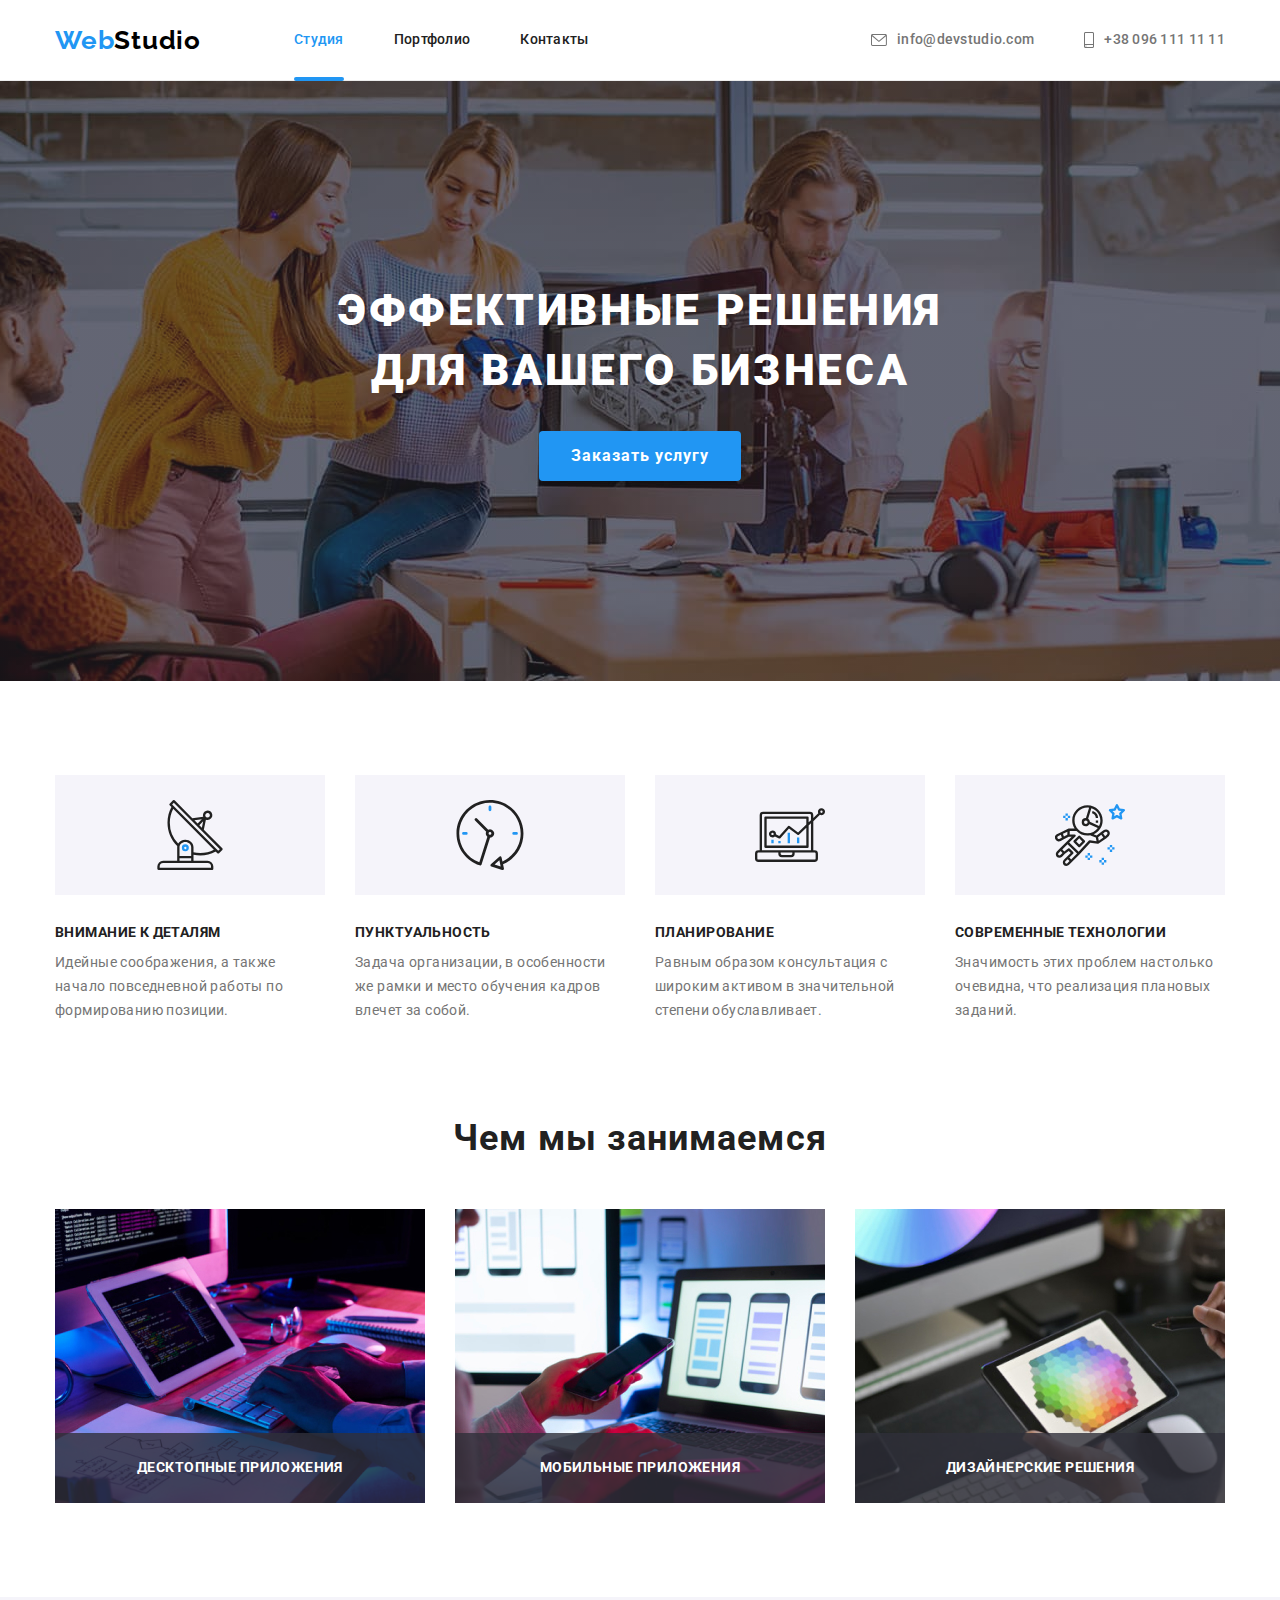
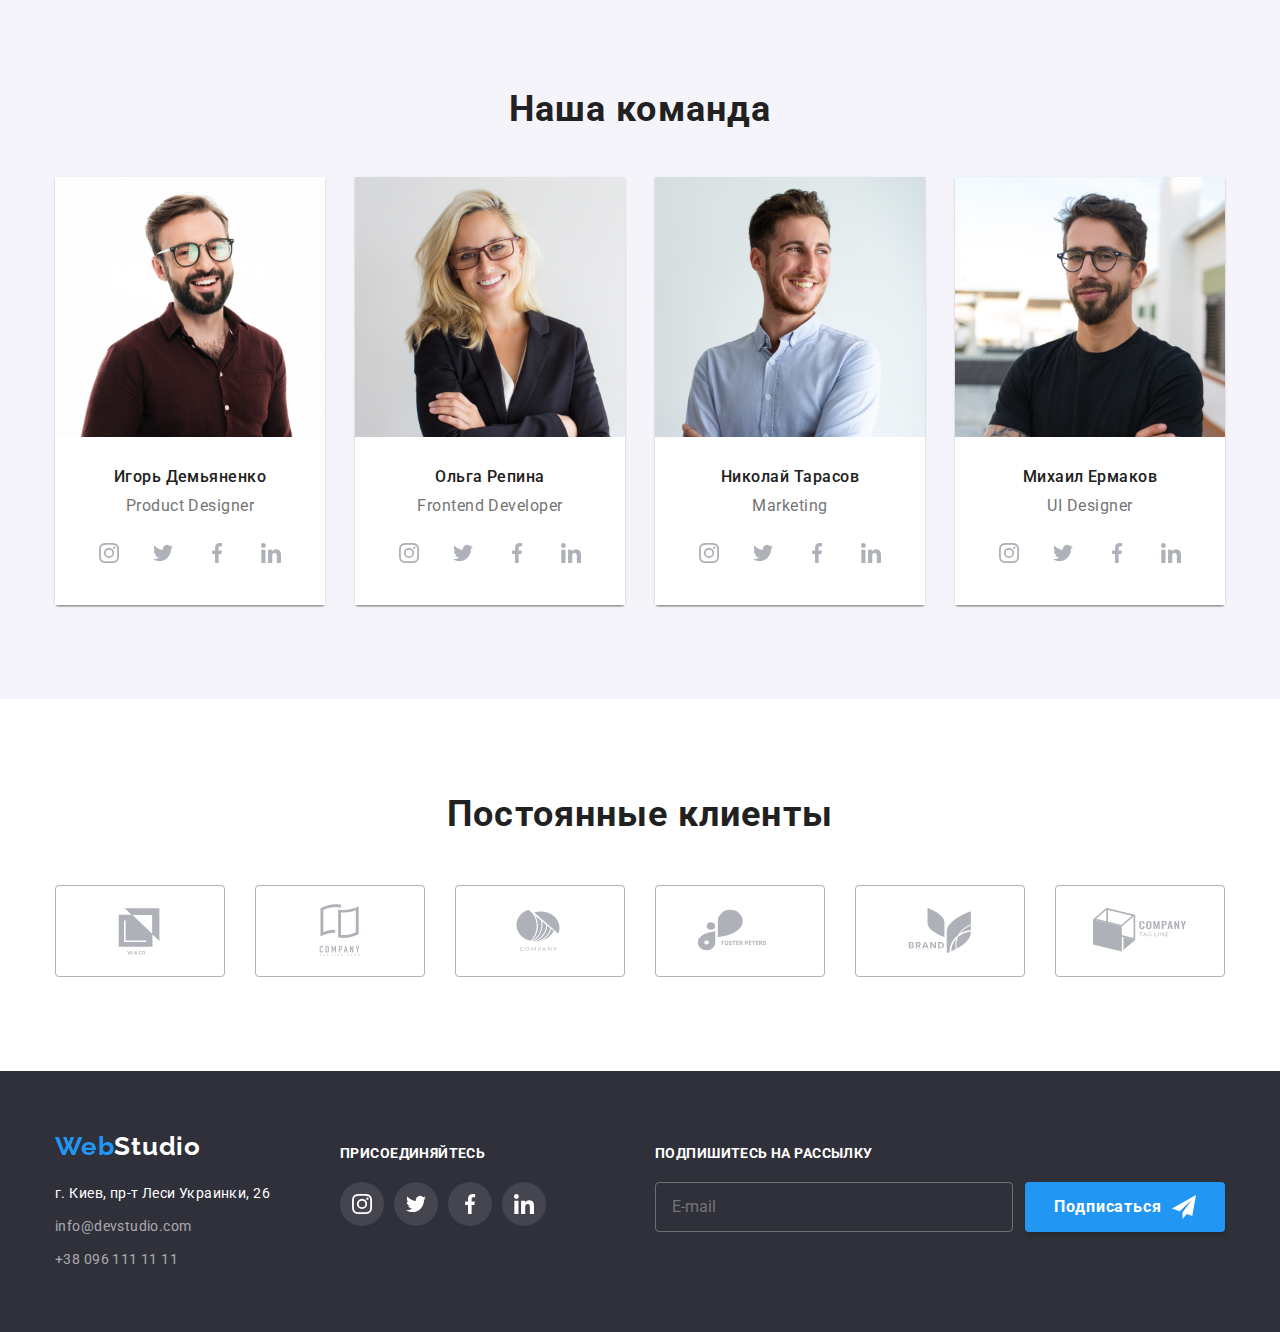
<file: index.html>
<!DOCTYPE html>
<html lang="ru">

<head>
    <meta charset="UTF-8">
    <meta http-equiv="X-UA-Compatible" content="IE=edge">
    <meta name="viewport" content="width=device-width, initial-scale=1.0">
    <title>Main</title>
    <link rel="preconnect" href="https://fonts.googleapis.com">
    <link rel="preconnect" href="https://fonts.gstatic.com" crossorigin>
    <link
        href="https://fonts.googleapis.com/css2?family=Raleway:wght@700&family=Roboto:wght@400;500;700;900&display=swap"
        rel="stylesheet">
    <link rel="stylesheet"
        href="https://cdnjs.cloudflare.com/ajax/libs/modern-normalize/1.1.0/modern-normalize.min.css">
    <link rel="stylesheet" href="./css/styles.css">
</head>

<body data-body>

    <!--Хедер-->
    <header class="header">
        <div class="container header-container">

            <a href="./index.html" class="logo" lang="en">Web<span class="studio-header">Studio</span></a>

            <nav class="main-nav">
                <ul class="nav-site">
                    <li class="nav-item">
                        <a class="nav-link current" href="">Студия</a>
                    </li>
                    <li class="nav-item">
                        <a class="nav-link" href="./portfolio.html">Портфолио</a>
                    </li>
                    <li class="nav-item">
                        <a class="nav-link" href="">Контакты</a>
                    </li>
                </ul>
            </nav>

            <!--Контакти-->

            <ul class="nav-contacts">
                <li class="nav-item"><a class="header-contacts" href="emailto:info@devstudio.com">
                        <svg class="nav-icon" width="16" height="12">
                            <use href="./images/icons.svg#envelope"></use>
                        </svg>info@devstudio.com</a>
                </li>
                <li class="nav-item"><a class="header-contacts" href="tel:+380961111111">
                        <svg class="nav-icon" width="10" height="16">
                            <use href="./images/icons.svg#smartphone"></use>
                        </svg>+38 096 111 11 11</a>
                </li>
            </ul>

        </div>

    </header>

    <main>

        <!--Герой-->
        <section class="section-hero img-overlay">
            <div class="container">
                <h1 class="hero-title">Эффективные решения для вашего бизнеса</h1>
                <button type="button" class="button-hero" data-modal-open>Заказать услугу</button>
            </div>
        </section>

        <!--Особливості-->
        <section class="section-features">
            <div class="container features-container">

                <h2 class="visually-hidden">Особенности</h2>
                <ul class="site-features card-set">

                    <li class="features-item card-set-item">
                        <div class="features-icon">
                            <svg width="70" height="70">
                                <use href="./images/icons.svg#antenna"></use>
                            </svg>
                        </div>
                        <h3 class="title-feutures">Внимание к деталям</h3>
                        <p class="text-feutures">Идейные соображения, а также начало повседневной работы по формированию
                            позиции.</p>

                    </li>

                    <li class="features-item card-set-item">
                        <div class="features-icon">
                            <svg width="70" height="70">
                                <use href="./images/icons.svg#clock"></use>
                            </svg>
                        </div>
                        <h3 class="title-feutures">Пунктуальность</h3>
                        <p class="text-feutures">Задача организации, в особенности же рамки и место обучения кадров
                            влечет
                            за собой.
                        </p>
                    </li>

                    <li class="features-item card-set-item">
                        <div class="features-icon">
                            <svg width="70" height="70">
                                <use href="./images/icons.svg#diagram"></use>
                            </svg>
                        </div>
                        <h3 class="title-feutures">Планирование</h3>
                        <p class="text-feutures">Равным образом консультация с широким активом в значительной степени
                            обуславливает.
                        </p>
                    </li>

                    <li class="features-item card-set-item">
                        <div class="features-icon">
                            <svg width="70" height="70">
                                <use href="./images/icons.svg#astronaut"></use>
                            </svg>
                        </div>
                        <h3 class="title-feutures">Современные технологии</h3>
                        <p class="text-feutures">Значимость этих проблем настолько очевидна, что реализация плановых
                            заданий.</p>
                    </li>

                </ul>

            </div>
        </section>

        <!--Чим ми займаємось-->
        <section class="section-what">
            <div class="container what-container">
                <h2 class="title-what">Чем мы занимаемся</h2>
                <ul class="site-what card-set">
                    <li class="what-item card-set-item">
                        <div class="what-img">
                            <img src="./images/what-we-do/desktop.jpg" alt="компютер" width="370" height="294">
                            <div class="what-img-title">Десктопные приложения</div>
                        </div>
                    </li>
                    <li class="what-item card-set-item">
                        <div class="what-img">
                            <img src="./images/what-we-do/phone.jpg" alt="телефон" width="370" height="294">
                            <div class="what-img-title">Мобильные приложения</div>
                        </div>
                    </li>
                    <li class="what-item card-set-item">
                        <div class="what-img">
                            <img src="./images/what-we-do/tab.jpg" alt="планшет" width="370" height="294">
                            <div class="what-img-title">Дизайнерские решения</div>
                        </div>
                    </li>
                </ul>
            </div>
        </section>

        <!--Команда-->
        <section class="section-team">
            <div class="container container-team">

                <h2 class="title-team">Наша команда</h2>
                <ul class="site-team card-set">
                    <li class="team-item card-set-item"><img src="./images/team/photo1.jpg" alt="Игорь Демьяненко"
                            width="270" height="260">
                        <div class="team-name">
                            <h3 class="title-team-name">Игорь Демьяненко</h3>
                            <p lang="en" class="text-team">Product Designer</p>
                            <ul class="site-social-team">
                                <li class="social-item-team"><a class="social-team-link" href="" target="_blank"
                                        rel="noopener noreferrer" aria-label="instagram">
                                        <svg class="social-team-icon" width="20" height="20">
                                            <use href="./images/icons.svg#instagram"></use>
                                        </svg>
                                    </a>
                                </li>
                                <li class="social-item-team"><a class="social-team-link" href="" target="_blank"
                                        rel="noopener noreferrer" aria-label="twitter">
                                        <svg class="social-team-icon" width="20" height="20">
                                            <use href="./images/icons.svg#twitter"></use>
                                        </svg>
                                    </a>
                                </li>
                                <li class="social-item-team"><a class="social-team-link" href="" target="_blank"
                                        rel="noopener noreferrer" aria-label="facebook">
                                        <svg class="social-team-icon" width="20" height="20">
                                            <use href="./images/icons.svg#facebook"></use>
                                        </svg>
                                    </a>
                                </li>
                                <li class="social-item-team"><a class="social-team-link" href="" target="_blank"
                                        rel="noopener noreferrer" aria-label="linkedin">
                                        <svg class="social-team-icon" width="20" height="20">
                                            <use href="./images/icons.svg#linkedin"></use>
                                        </svg>
                                    </a>
                                </li>
                            </ul>
                        </div>
                    </li>
                    <li class="team-item card-set-item"><img src="./images/team/photo2.jpg" alt="Ольга Репина"
                            width="270" height="260">
                        <div class="team-name">
                            <h3 class="title-team-name">Ольга Репина</h3>
                            <p lang="en" class="text-team">Frontend Developer</p>
                            <ul class="site-social-team">
                                <li class="social-item-team"><a class="social-team-link" href="" target="_blank"
                                        rel="noopener noreferrer" aria-label="instagram">
                                        <svg class="social-team-icon" width="20" height="20">
                                            <use href="./images/icons.svg#instagram"></use>
                                        </svg>
                                    </a>
                                </li>
                                <li class="social-item-team"><a class="social-team-link" href="" target="_blank"
                                        rel="noopener noreferrer" aria-label="twitter">
                                        <svg class="social-team-icon" width="20" height="20">
                                            <use href="./images/icons.svg#twitter"></use>
                                        </svg>
                                    </a>
                                </li>
                                <li class="social-item-team"><a class="social-team-link" href="" target="_blank"
                                        rel="noopener noreferrer" aria-label="facebook">
                                        <svg class="social-team-icon" width="20" height="20">
                                            <use href="./images/icons.svg#facebook"></use>
                                        </svg>
                                    </a>
                                </li>
                                <li class="social-item-team"><a class="social-team-link" href="" target="_blank"
                                        rel="noopener noreferrer" aria-label="linkedin">
                                        <svg class="social-team-icon" width="20" height="20">
                                            <use href="./images/icons.svg#linkedin"></use>
                                        </svg>
                                    </a>
                                </li>
                            </ul>
                        </div>
                    </li>
                    <li class="team-item card-set-item"><img src="./images/team/photo3.jpg" alt="Николай Тарасов"
                            width="270" height="260">
                        <div class="team-name">
                            <h3 class="title-team-name">Николай Тарасов</h3>
                            <p lang="en" class="text-team">Marketing</p>
                            <ul class="site-social-team">
                                <li class="social-item-team"><a class="social-team-link" href="" target="_blank"
                                        rel="noopener noreferrer" aria-label="instagram">
                                        <svg class="social-team-icon" width="20" height="20">
                                            <use href="./images/icons.svg#instagram"></use>
                                        </svg>
                                    </a>
                                </li>
                                <li class="social-item-team"><a class="social-team-link" href="" target="_blank"
                                        rel="noopener noreferrer" aria-label="twitter">
                                        <svg class="social-team-icon" width="20" height="20">
                                            <use href="./images/icons.svg#twitter"></use>
                                        </svg>
                                    </a>
                                </li>
                                <li class="social-item-team"><a class="social-team-link" href="" target="_blank"
                                        rel="noopener noreferrer" aria-label="facebook">
                                        <svg class="social-team-icon" width="20" height="20">
                                            <use href="./images/icons.svg#facebook"></use>
                                        </svg>
                                    </a>
                                </li>
                                <li class="social-item-team"><a class="social-team-link" href="" target="_blank"
                                        rel="noopener noreferrer" aria-label="linkedin">
                                        <svg class="social-team-icon" width="20" height="20">
                                            <use href="./images/icons.svg#linkedin"></use>
                                        </svg>
                                    </a>
                                </li>
                            </ul>
                        </div>
                    </li>
                    <li class="team-item card-set-item"><img src="./images/team/photo4.jpg" alt="Михаил Ермаков"
                            width="270" height="260">
                        <div class="team-name">
                            <h3 class="title-team-name">Михаил Ермаков</h3>
                            <p lang="en" class="text-team">UI Designer</p>
                            <ul class="site-social-team">
                                <li class="social-item-team"><a class="social-team-link" href="" target="_blank"
                                        rel="noopener noreferrer" aria-label="instagram">
                                        <svg class="social-team-icon" width="20" height="20">
                                            <use href="./images/icons.svg#instagram"></use>
                                        </svg>
                                    </a>
                                </li>
                                <li class="social-item-team"><a class="social-team-link" href="" target="_blank"
                                        rel="noopener noreferrer" aria-label="twitter">
                                        <svg class="social-team-icon" width="20" height="20">
                                            <use href="./images/icons.svg#twitter"></use>
                                        </svg>
                                    </a>
                                </li>
                                <li class="social-item-team"><a class="social-team-link" href="" target="_blank"
                                        rel="noopener noreferrer" aria-label="facebook">
                                        <svg class="social-team-icon" width="20" height="20">
                                            <use href="./images/icons.svg#facebook"></use>
                                        </svg>
                                    </a>
                                </li>
                                <li class="social-item-team"><a class="social-team-link" href="" target="_blank"
                                        rel="noopener noreferrer" aria-label="linkedin">
                                        <svg class="social-team-icon" width="20" height="20">
                                            <use href="./images/icons.svg#linkedin"></use>
                                        </svg>
                                    </a>
                                </li>
                            </ul>
                        </div>
                    </li>
                </ul>
            </div>

        </section>

        <!-- Постійні клієнти -->
        <section class="section-regular">

            <div class="container">

                <h2 class="title-regular">Постоянные клиенты</h2>
                <ul class="site-regular card-set">
                    <li class="regular-item card-set-item"><a class="regular-link" href="" target="_blank"
                            rel="noopener noreferrer" aria-label="logo-1">
                            <svg class="regular-icon" width="106" height="60">
                                <use href="./images/icons.svg#logo-1"></use>
                            </svg>
                        </a>
                    </li>
                    <li class="regular-item card-set-item"><a class="regular-link" href="" target="_blank"
                            rel="noopener noreferrer" aria-label="logo-2">
                            <svg class="regular-icon" width="106" height="60">
                                <use href="./images/icons.svg#logo-2"></use>
                            </svg>
                        </a>
                    </li>
                    <li class="regular-item card-set-item"><a class="regular-link" href="" target="_blank"
                            rel="noopener noreferrer" aria-label="logo-3">
                            <svg class="regular-icon" width="106" height="60">
                                <use href="./images/icons.svg#logo-3"></use>
                            </svg>
                        </a>
                    </li>
                    <li class="regular-item card-set-item"><a class="regular-link" href="" target="_blank"
                            rel="noopener noreferrer" aria-label="logo-4">
                            <svg class="regular-icon" width="106" height="60">
                                <use href="./images/icons.svg#logo-4"></use>
                            </svg>
                        </a>
                    </li>
                    <li class="regular-item card-set-item"><a class="regular-link" href="" target="_blank"
                            rel="noopener noreferrer" aria-label="logo-5">
                            <svg class="regular-icon" width="106" height="60">
                                <use href="./images/icons.svg#logo-5"></use>
                            </svg>
                        </a>
                    </li>
                    <li class="regular-item card-set-item"><a class="regular-link" href="" target="_blank"
                            rel="noopener noreferrer" aria-label="logo-6">
                            <svg class="regular-icon" width="106" height="60">
                                <use href="./images/icons.svg#logo-6"></use>
                            </svg>
                        </a>
                    </li>

                </ul>
            </div>

        </section>
    </main>

    <!--Підвал-->
    <footer class="footer">
        <div class="container footer-container">
            <div class="logo-adress">
                <a href="./index.html" class="logo" lang="en">Web<span class="logo-footer">Studio</span></a>

                <address>

                    <ul class="site-adress">
                        <li class="adress">г. Киев, пр-т Леси Украинки, 26</li>
                        <li class="footer-cnt-item"><a class="footer-contacts"
                                href="emailto:info@devstudio.com">info@devstudio.com</a></li>
                        <li><a class="footer-contacts" href="tel:+380961111111">+38 096 111 11 11</a></li>
                    </ul>

                </address>
            </div>

            <div class="social">

                <h3 class="join">присоединяйтесь</h3>

                <ul class="site-social">
                    <li class="social-item"><a class="social-media-link" href="" target="_blank"
                            rel="noopener noreferrer" aria-label="instagram">
                            <svg class="social-media-icon" width="20" height="20">
                                <use href="./images/icons.svg#instagram"></use>
                            </svg>
                        </a>
                    </li>
                    <li class="social-item"><a class="social-media-link" href="" target="_blank"
                            rel="noopener noreferrer" aria-label="twitter">
                            <svg class="social-media-icon" width="20" height="20">
                                <use href="./images/icons.svg#twitter"></use>
                            </svg>
                        </a>
                    </li>
                    <li class="social-item"><a class="social-media-link" href="" target="_blank"
                            rel="noopener noreferrer" aria-label="facebook">
                            <svg class="social-media-icon" width="20" height="20">
                                <use href="./images/icons.svg#facebook"></use>
                            </svg>
                        </a>
                    </li>
                    <li class="social-item"><a class="social-media-link" href="" target="_blank"
                            rel="noopener noreferrer" aria-label="linkedin">
                            <svg class="social-media-icon" width="20" height="20">
                                <use href="./images/icons.svg#linkedin"></use>
                            </svg>
                        </a>
                    </li>
                </ul>
            </div>

            <div class="subscribe">

                <h3 class="footer-subsribe">Подпишитесь на рассылку</h3>

                <form name="form-email" class="footer-form-subscribe">

                    <label class="label-email-footer">
                        <input class="input-email-footer" type="email" name="email" placeholder="E-mail" required>
                    </label>

                    <button type="submit" class="send-footer-button">

                        <span class="subscribe-text">Подписаться</span>
                        <svg class="send-footer-icon" width="24" height="24">
                            <use href="./images/icons.svg#icon-send"></use>
                        </svg>

                    </button>
                </form>

            </div>
        </div>

    </footer>

    <!-- Модальне вікно -->
    <div class="backdrop is-hidden" data-modal>
        <div class="modal">
            <button class="close-modal-btn" type="button" data-modal-close>
                <svg class="close-modal-icon" width="18" height="18">
                    <use href="./images/icons.svg#icon-close"></use>
                </svg>
            </button>

            <form class="modal-form" name="modal-form">

                <p class="text-details">Оставьте свои данные, мы вам перезвоним</p>
                <ul class="modal-form-site">
                    <li class="modal-fofm-item">
                        <span class="modal-text">Имя</span>
                        <label class="modal-details">
                            <input class="modal-input" type="text" name="user-name" required>
                            <svg class="modal-name-icon" width="18" height="18">
                                <use href="./images/icons.svg#person"></use>
                            </svg>
                        </label>
                    </li>

                    <li class="modal-fofm-item">
                        <span class="modal-text">Телефон</span>
                        <label class="modal-details">
                            <input class="modal-input" type="tel" name="tel" required>
                            <svg class="modal-name-icon" width="18" height="18">
                                <use href="./images/icons.svg#phone"></use>
                            </svg>
                        </label>
                    </li>

                    <li class="modal-fofm-item">
                        <span class="modal-text">Почта</span>
                        <label class="modal-details">
                            <input class="modal-input" type="email" name="email" required>
                            <svg class="modal-name-icon" width="18" height="18">
                                <use href="./images/icons.svg#email"></use>
                            </svg>
                        </label>
                    </li>

                    <li class="modal-fofm-item">
                        <span class="modal-text">Комментарий</span>
                        <label class="modal-details">
                            <textarea class="modal-textarea" name="textarea" cols="30" rows="10"
                                placeholder="Введите текст"></textarea>
                        </label>
                    </li>
                </ul>


                <label class="terms-modal">

                    <input class="visually-hidden modal-checkbox-input" type="checkbox" name="modal-checkbox" checked>
                    <span class="modal-checkbox-custom">
                        <svg class="modal-checkbox-icon" width="11" height="8">
                            <use href="./images/icons.svg#icon-check"></use>
                        </svg>
                    </span>

                    <span class="modal-agreement">Соглашаюсь с рассылкой и принимаю <a class="modal-text-terms">Условия
                            договора</a>
                    </span>
                </label>

                <button class="button-send-modal" type="submit">Отправить</button>

            </form>

        </div>
    </div>

    <script src="./js/modal.js"></script>
</body>

</html>
</file>
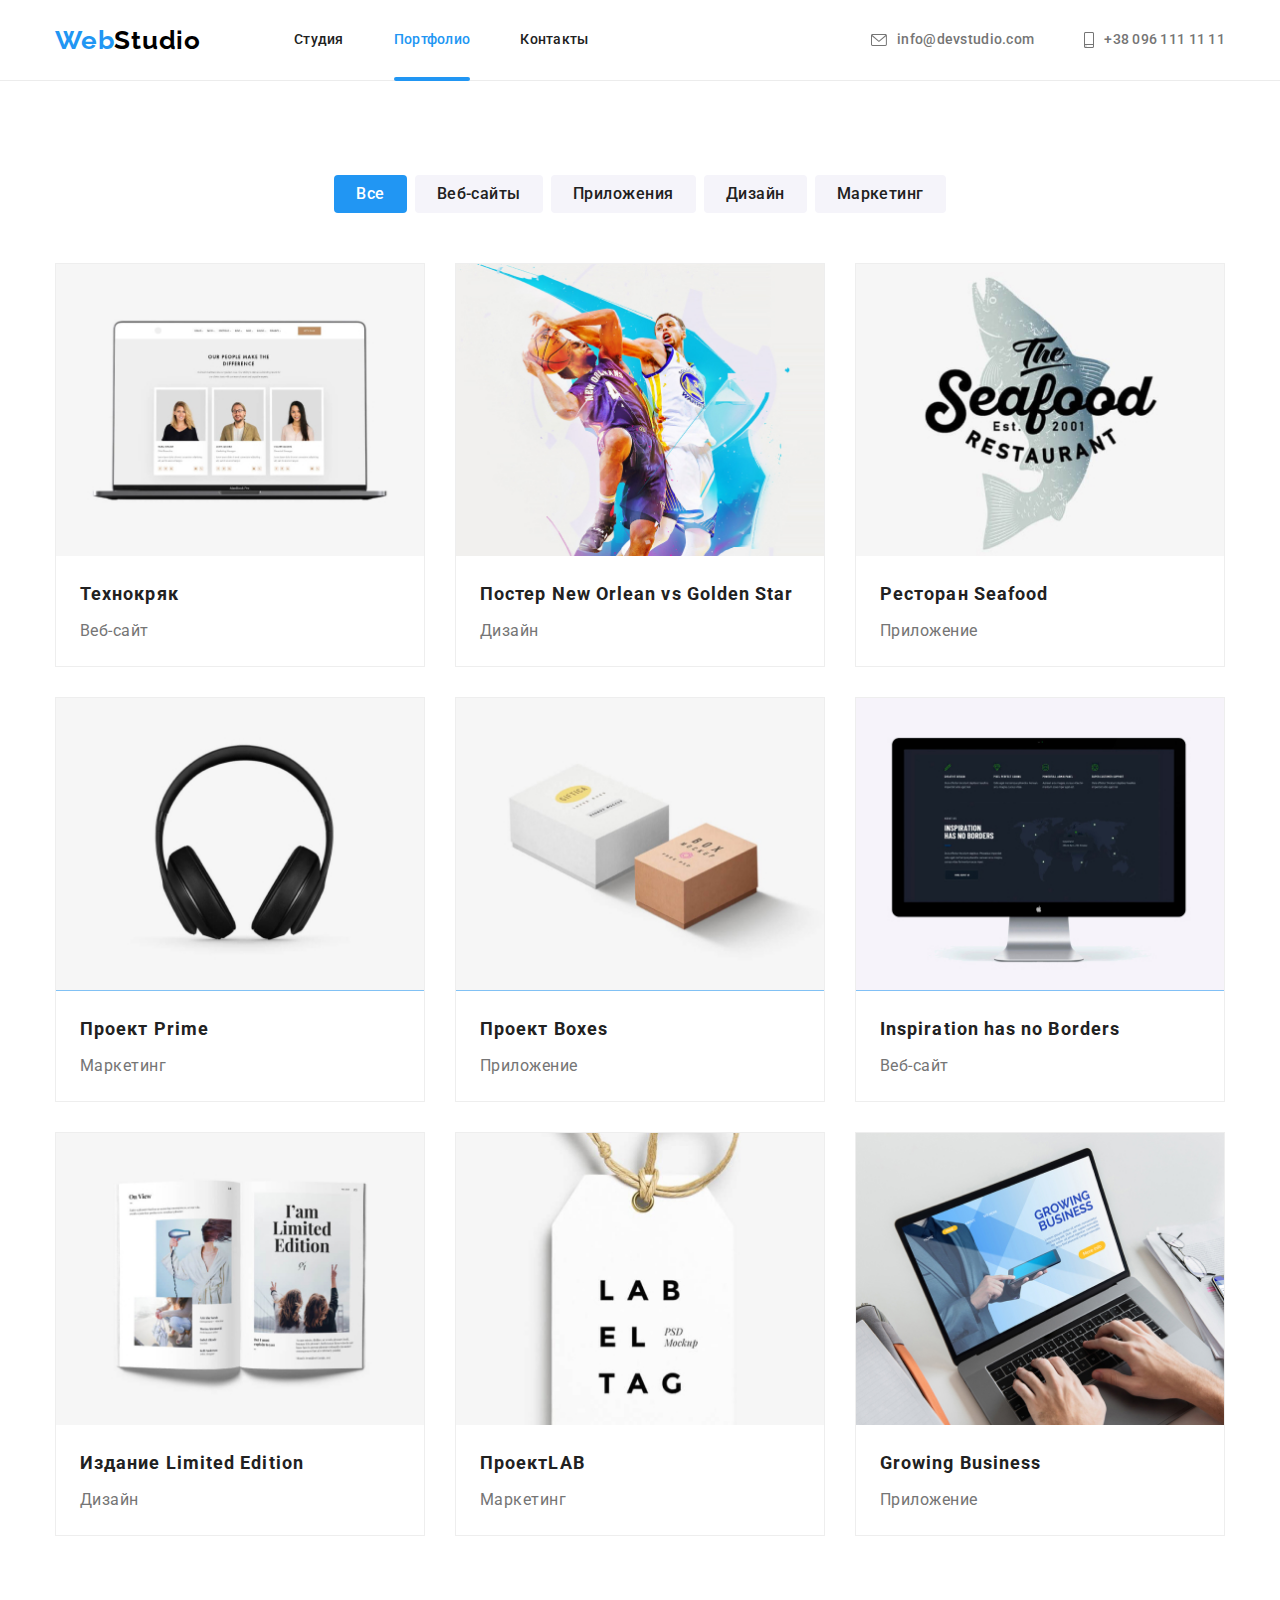
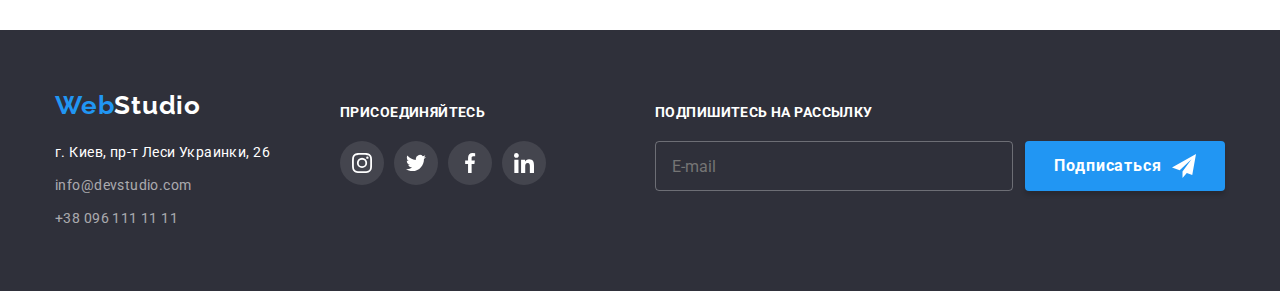
<file: portfolio.html>
<!DOCTYPE html>
<html lang="ru">

<head>
    <meta charset="UTF-8">
    <meta http-equiv="X-UA-Compatible" content="IE=edge">
    <meta name="viewport" content="width=device-width, initial-scale=1.0">
    <title>Portfolio</title>
    <link rel="preconnect" href="https://fonts.googleapis.com">
    <link rel="preconnect" href="https://fonts.gstatic.com" crossorigin>
    <link
        href="https://fonts.googleapis.com/css2?family=Raleway:wght@700&family=Roboto:wght@400;500;700;900&display=swap"
        rel="stylesheet">
    <link rel="stylesheet"
        href="https://cdnjs.cloudflare.com/ajax/libs/modern-normalize/1.1.0/modern-normalize.min.css">
    <link rel="stylesheet" href="./css/styles.css">
</head>

<body>

    <!--Хедер-->
    <header class="header">
        <div class="container header-container">

            <a href="./index.html" class="logo" lang="en">Web<span class="studio-header">Studio</span></a>

            <nav class="main-nav">
                <ul class="nav-site">
                    <li class="nav-item"><a href="./index.html" class="nav-link">Студия</a></li>
                    <li class="nav-item"><a href="" class="nav-link current">Портфолио</a></li>
                    <li class="nav-item"><a class="nav-link" href="">Контакты</a></li>
                </ul>
            </nav>

            <!--Контакти-->

            <ul class="nav-contacts">
                <li class="nav-item">
                    <a class="header-contacts" href="emailto:info@devstudio.com">
                        <svg class="nav-icon" width="16" height="12">
                            <use href="./images/icons.svg#envelope"></use>
                        </svg>info@devstudio.com
                    </a>
                </li>
                <li class="nav-item"><a class="header-contacts" href="tel:+380961111111">
                        <svg class="nav-icon" width="10" height="16">
                            <use href="./images/icons.svg#smartphone"></use>
                        </svg>+38 096 111 11 11</a>
                </li>
            </ul>

        </div>

    </header>

    <main>

        <section class="section-portfolio">
            <div class="container container-portfolio">

                <!--Кнопки-->
                <h1 class="visually-hidden">Портфолио</h1>

                <ul class="buttons">
                    <li class="btn-portf-item"><button type="button"
                            class="button-portfolio current-button">Все</button>
                    </li>
                    <li class="btn-portf-item"><button type="button" class="button-portfolio">Веб-сайты</button>
                    </li>
                    <li class="btn-portf-item"><button type="button" class="button-portfolio">Приложения</button></li>
                    <li class="btn-portf-item"><button type="button" class="button-portfolio">Дизайн</button>
                    </li>
                    <li class="btn-portf-item"><button type="button" class="button-portfolio">Маркетинг</button>
                    </li>
                </ul>

                <!-- Зображення -->
                <ul class="card-set">
                    <li class="item-portfolio card-set-item">

                        <a class="link-portfolio" href="">
                            <div class="portfolio-img">
                                <img src="images/portfolio-img/technokriak.jpg" alt="Технокряк" width="370"
                                    height="294">

                                <div class="portfolio-overlay">
                                    <p class="portfolio-overlay-text">Ресурс предлагает комплексные предложения с разным
                                        уровнем
                                        функционала и сервисов. Все это позволит посетителю получить
                                        исчерпывающие сведения о компании или частном лице.</p>
                                </div>
                            </div>

                            <div class="site-name">
                                <h2 class="title-portfolio">Технокряк</h2>
                                <p class="text-portfolio">Веб-сайт</p>
                            </div>
                        </a>

                    </li>
                    <li class="item-portfolio card-set-item">

                        <a class="link-portfolio" href="">
                            <div class="portfolio-img">
                                <img src="images/portfolio-img/basket.jpg" alt="Баскетбол" width="370" height="294">

                                <div class="portfolio-overlay">
                                    <p class="portfolio-overlay-text">Ресурс предлагает комплексные предложения с разным
                                        уровнем
                                        функционала и сервисов. Все это позволит посетителю получить
                                        исчерпывающие сведения о компании или частном лице.</p>
                                </div>
                            </div>

                            <div class="site-name">
                                <h2 class="title-portfolio">Постер <span lang="en">New Orlean vs Golden
                                        Star</span></h2>
                                <p class="text-portfolio">Дизайн</p>
                            </div>
                        </a>
                    <li class="item-portfolio card-set-item">

                        <a class="link-portfolio" href="">
                            <div class="portfolio-img">
                                <img src="images/portfolio-img/seafood.jpg" alt="Ресторан" width="370" height="294">

                                <div class="portfolio-overlay">
                                    <p class="portfolio-overlay-text">Ресурс предлагает комплексные предложения с разным
                                        уровнем
                                        функционала и сервисов. Все это позволит посетителю получить
                                        исчерпывающие сведения о компании или частном лице.</p>
                                </div>
                            </div>

                            <div class="site-name">
                                <h2 class="title-portfolio">Ресторан <span lang="en">Seafood</span></h2>
                                <p class="text-portfolio">Приложение</p>
                            </div>
                        </a>
                    <li class="item-portfolio card-set-item">

                        <a class="link-portfolio" href="">
                            <div class="portfolio-img">
                                <img src="images/portfolio-img/headphone.jpg" alt="Наушники" width="370" height="294">

                                <div class="portfolio-overlay">
                                    <p class="portfolio-overlay-text">Ресурс предлагает комплексные предложения с разным
                                        уровнем
                                        функционала и сервисов. Все это позволит посетителю получить
                                        исчерпывающие сведения о компании или частном лице.</p>
                                </div>
                            </div>

                            <div class="site-name">
                                <h2 class="title-portfolio">Проект <span lang="en">Prime</span></h2>
                                <p class="text-portfolio">Маркетинг</p>
                            </div>
                        </a>
                    </li>
                    <li class="item-portfolio card-set-item">

                        <a class="link-portfolio" href="">
                            <div class="portfolio-img">
                                <img src="images/portfolio-img/boxes.jpg" alt="Коробки" width="370" height="294">

                                <div class="portfolio-overlay">
                                    <p class="portfolio-overlay-text">Ресурс предлагает комплексные предложения с разным
                                        уровнем
                                        функционала и сервисов. Все это позволит посетителю получить
                                        исчерпывающие сведения о компании или частном лице.</p>
                                </div>
                            </div>

                            <div class="site-name">
                                <h2 class="title-portfolio">Проект <span lang="en">Boxes</span></h2>
                                <p class="text-portfolio">Приложение</p>
                            </div>
                        </a>
                    </li>
                    <li class="item-portfolio card-set-item">

                        <a class="link-portfolio" href="">
                            <div class="portfolio-img">
                                <img src="images/portfolio-img/screen.jpg" alt="Монитор" width="370" height="294">

                                <div class="portfolio-overlay">
                                    <p class="portfolio-overlay-text">Ресурс предлагает комплексные предложения с разным
                                        уровнем
                                        функционала и сервисов. Все это позволит посетителю получить
                                        исчерпывающие сведения о компании или частном лице.</p>
                                </div>
                            </div>

                            <div class="site-name">
                                <h2 lang="en" class="title-portfolio">Inspiration has no Borders</h2>
                                <p class="text-portfolio">Веб-сайт</p>
                            </div>
                        </a>
                    <li class="item-portfolio card-set-item">

                        <a class="link-portfolio" href="">
                            <div class="portfolio-img">
                                <img src="images/portfolio-img/book.jpg" alt="Книга" width="370" height="294">
                                <div class="portfolio-overlay">
                                    <p class="portfolio-overlay-text">Ресурс предлагает комплексные предложения с разным
                                        уровнем
                                        функционала и сервисов. Все это позволит посетителю получить
                                        исчерпывающие сведения о компании или частном лице.</p>
                                </div>
                            </div>

                            <div class="site-name">
                                <h2 class="title-portfolio">Издание <span lang="en">Limited Edition</span></h2>
                                <p class="text-portfolio">Дизайн</p>
                            </div>
                        </a>
                    </li>
                    <li class="item-portfolio card-set-item">
                        <a class="link-portfolio" href="">

                            <div class="portfolio-img">
                                <img src="images/portfolio-img/lab-el-tag.jpg" alt="Лейба" width="370" height="294">

                                <div class="portfolio-overlay">
                                    <p class="portfolio-overlay-text">Ресурс предлагает комплексные предложения с разным
                                        уровнем
                                        функционала и сервисов. Все это позволит посетителю получить
                                        исчерпывающие сведения о компании или частном лице.</p>
                                </div>
                            </div>

                            <div class="site-name">
                                <h2 class="title-portfolio">Проект<span lang="en">LAB</span></h2>
                                <p class="text-portfolio">Маркетинг</p>
                            </div>
                        </a>
                    </li>
                    <li class="item-portfolio card-set-item">
                        <a class="link-portfolio" href="">
                            <div class="portfolio-img">
                                <img src="images/portfolio-img/laptop.jpg" alt="Ноутбук" width="370" height="294">
                                <div class="portfolio-overlay">
                                    <p class="portfolio-overlay-text">Ресурс предлагает комплексные предложения с разным
                                        уровнем
                                        функционала и сервисов. Все это позволит посетителю получить
                                        исчерпывающие сведения о компании или частном лице.</p>
                                </div>
                            </div>
                            <div class="site-name">
                                <h2 lang="en" class="title-portfolio">Growing Business</h2>
                                <p class="text-portfolio">Приложение</p>
                            </div>
                        </a>
                    </li>

                </ul>
            </div>

        </section>
    </main>

    <!--Підвал-->
    <footer class="footer">
        <div class="container footer-container">
            <div class="logo-adress">
                <a href="./index.html" class="logo" lang="en">Web<span class="logo-footer">Studio</span></a>

                <address>

                    <ul class="site-adress">
                        <li class="adress">г. Киев, пр-т Леси Украинки, 26</li>
                        <li class="footer-cnt-item"><a class="footer-contacts"
                                href="emailto:info@devstudio.com">info@devstudio.com</a></li>
                        <li><a class="footer-contacts" href="tel:+380961111111">+38 096 111 11 11</a></li>
                    </ul>

                </address>
            </div>

            <div class="social">

                <h3 class="join">присоединяйтесь</h3>

                <ul class="site-social">
                    <li class="social-item"><a class="social-media-link" href="" target="_blank"
                            rel="noopener noreferrer" aria-label="instagram">
                            <svg class="social-media-icon" width="20" height="20">
                                <use href="./images/icons.svg#instagram"></use>
                            </svg>
                        </a>
                    </li>
                    <li class="social-item"><a class="social-media-link" href="" target="_blank"
                            rel="noopener noreferrer" aria-label="twitter">
                            <svg class="social-media-icon" width="20" height="20">
                                <use href="./images/icons.svg#twitter"></use>
                            </svg>
                        </a>
                    </li>
                    <li class="social-item"><a class="social-media-link" href="" target="_blank"
                            rel="noopener noreferrer" aria-label="facebook">
                            <svg class="social-media-icon" width="20" height="20">
                                <use href="./images/icons.svg#facebook"></use>
                            </svg>
                        </a>
                    </li>
                    <li class="social-item"><a class="social-media-link" href="" target="_blank"
                            rel="noopener noreferrer" aria-label="linkedin">
                            <svg class="social-media-icon" width="20" height="20">
                                <use href="./images/icons.svg#linkedin"></use>
                            </svg>
                        </a>
                    </li>
                </ul>
            </div>

            <div class="subscribe">

                <h3 class="footer-subsribe">Подпишитесь на рассылку</h3>

                <form name="" class="footer-form-subscribe">

                    <label class="label-email-footer">
                        <input class="input-email-footer" type="email" name="email" placeholder="E-mail" required>
                    </label>

                    <button type="submit" class="send-footer-button">

                        <span class="subscribe-text">Подписаться</span>
                        <svg class="send-footer-icon" width="24" height="24">
                            <use href="./images/icons.svg#icon-send"></use>
                        </svg>

                    </button>
                </form>

            </div>
        </div>

    </footer>

</body>

</html>
</file>
<file: css/styles.css>
:root {
    /* fonts */
    --main-font: Roboto;
    --secundary-font: Raleway;
    /* colors */
    --rpimary-color: #FFFFFF;
    --first-section-color: #2F303A;
    --second-section-color: #F5F4FA;
    --title-text-color: #212121;
    --accent-color: #2196F3;
    --text-color: #757575;
    --text-studio-color: #000000;
    --accent-second-color: #188CE8;
    --icons-color: #AFB1B8;
    /* other */
    --items: 3;
    --indent: 30px;
    --anim-slow: 300ms ease-in-out;
} 

body {
    background-color: var(--rpimary-color);
    font-family: var(--main-font), sans-serif;
}

/* .no-scroll { 
    overflow: hidden;
/* } */

ul {
    list-style: none;
    padding-left: 0;
}

button {
    border: transparent;
    cursor: pointer;
}

h1,
h2,
h3,
p {
    margin: 0;
}

img {
    display: block;
    max-width: 100%;
    height: auto;
}

.container {
    width: 1200px;
    padding-left: 15px;
    padding-right: 15px;
    margin-left: auto;
    margin-right: auto;
}

.visually-hidden {
    position: absolute;
    width: 1px;
    height: 1px;
    margin: -1px;
    border: 0;
    padding: 0;
    white-space: nowrap;
    clip-path: inset(100%);
    clip: rect(0 0 0 0);
    overflow: hidden;
}

/* сітка з flex-box */

.card-set {
    display: flex;
    flex-wrap: wrap;
    margin: calc(-1 * var(--indent) / 2);
}

.card-set-item {
    margin: calc(var(--indent) / 2);
    flex-basis: calc((100% - (var(--items)) * var(--indent)) / var(--items));
}

/* header */

.header {
    border-bottom: 1px solid #ECECEC;
}
.header-container {
    display: flex;
    align-items: center;
}

.logo {
   color: var(--accent-color);
   text-decoration: none;
   font-family: var(--secundary-font), sans-serif;
   font-weight: 700;
   font-size: 26px;
   line-height: 1.19;
   letter-spacing: 0.03em;
}

.studio-header {
    color: var(--text-studio-color);
}

.nav-site {
    display: flex;
    margin-left: 93px;
    margin-top: 0;
    margin-bottom: 0;
}

.nav-site .nav-item:not(:last-child) {
    margin-right: 50px;
}

.nav-item {
    position: relative;
}

.nav-item .current::after {
    position: absolute;
    content: "";
    left: 0;
    bottom: -1px;

    border-radius: 2px;
    width: 100%;
    height: 4px;
    background-color: var(--accent-color);
}
       
.nav-link {
    display: block;
    padding-top: 32px;
    padding-bottom: 32px;

    color: var(--title-text-color);
    text-decoration: none;
    font-weight: 500;
    font-size: 14px;
    line-height: 1.14;
    letter-spacing: 0.02em;

    transition: color var(--anim-slow);
}

.nav-link:hover,
.nav-link:focus {
    color: var(--accent-color);
}

.nav-site .current {
    color: var(--accent-color);
}

.nav-contacts {
    display: flex;
    margin-left: auto;
    margin-top: 0;
    margin-bottom: 0;
}

.nav-contacts .nav-item:not(:last-child) {
    margin-right: 50px;
}

.header-contacts {
    display: flex;
    align-items: center;
    padding-top: 32px;
    padding-bottom: 32px;

    color: var(--text-color);
    font-weight: 500;
    font-size: 14px;
    line-height: 1.14;
    letter-spacing: 0.02em;
    text-decoration: none;

    transition: color var(--anim-slow);
}

.header-contacts:hover,
.header-contacts:focus {
    color: var(--accent-color);
}

.nav-icon {
    margin-right: 10px;
    fill: currentColor
}

/* main */

/* hero */

.section-hero {
    padding-top: 200px;
    padding-bottom: 200px;
    background-color: var(--first-section-color);
    text-align: center;
}

.hero-title {
    margin-left: 237px;
    margin-right: 237px;
    margin-bottom: 30px;
    color: var(--rpimary-color);
    font-weight: 900;
    font-size: 44px;
    line-height: 1.36;
    text-align: center;
    letter-spacing: 0.06em;
    text-transform: uppercase;
}

.button-hero {
    font-family: inherit;
    color: var(--rpimary-color);
    background-color: var(--accent-color);
    padding: 10px 32px;
    border-radius: 4px;
    font-weight: 700;
    font-size: 16px;
    line-height: 1.88;
    letter-spacing: 0.06em;
    box-shadow: 0px 4px 4px rgba(0, 0, 0, 0.15);

    transition:  background-color var(--anim-slow), box-shadow var(--anim-slow);

}

.button-hero:hover,
.button-hero:focus {
    background-color: var(--accent-second-color);
    box-shadow: 0px 4px 4px rgba(0, 0, 0, 0.15);
}

.img-overlay {
    max-width: 1600px;
    height: 600px;
    background-image: linear-gradient(to right, rgba(47, 48, 58, 0.4), rgba(47, 48, 58, 0.4)), url(../images/img-hero.jpg);
    background-repeat: no-repeat;
    background-size: cover;
    background-position: center;
}

/* features */

.section-features {
padding-top: 94px;
}

.features-item {
    --items: 4;
}

.features-icon {
    display: flex;
    margin-bottom: 30px;
    height: 120px;
    align-items: center;
    justify-content: center;
    background-color: var(--second-section-color);
}

.title-feutures {
    margin-bottom: 10px;
    color: var(--title-text-color);
    font-weight: 700;
    font-size: 14px;
    line-height: 1.14;
    letter-spacing: 0.03em;
    text-transform: uppercase;
}

.text-feutures {
    color: var(--text-color);
    font-size: 14px;
    line-height: 1.71;
    letter-spacing: 0.03em;
}

 /* what-we-do */

.section-what {
    padding-top: 94px;
    padding-bottom: 94px;
}

.title-what {
    margin-bottom: 50px;

    color: var(--title-text-color);
    font-weight: 700;
    font-size: 36px;
    line-height: 1.17;
    text-align: center;
    letter-spacing: 0.03em;      
}

.what-img {
    position: relative;
}

.what-img-title {
    display: flex;
    justify-content: center;
    align-items: center;

    position: absolute;
    bottom: 0;
    width: 100%;
    height: 70px;
    font-weight: 700;
    font-size: 14px;
    line-height: 1.14;
    text-align: center;
    letter-spacing: 0.03em;
    text-transform: uppercase;
    
    color: var(--rpimary-color);
    background-color: rgba(47, 48, 58, 0.8);
}

/* team */

.section-team {
    padding-bottom: 94px;
    background-color: var(--second-section-color);
}

.title-team {
    padding-top: 94px;
    margin-bottom: 50px;

    color: var(--title-text-color);
    font-weight: 700;
    font-size: 36px;
    line-height: 1.17px;
    line-height: 100%;
    text-align: center;
    letter-spacing: 0.03em;      
}

.team-item {
    box-shadow: 0px 1px 3px rgba(0, 0, 0, 0.12), 0px 1px 1px rgba(0, 0, 0, 0.14), 0px 2px 1px rgba(0, 0, 0, 0.2);
    border-radius: 0px 0px 4px 4px;
}

.site-team {
    --items: 4;
}

.team-name {
    background-color: var(--rpimary-color);
    padding-top: 30px;
    padding-bottom: 30px;
} 

.title-team-name {
    margin-bottom: 10px;
    color: var(--title-text-color);
    font-weight: 500;
    font-size: 16px;
    line-height: 1.19;
    text-align: center;
    letter-spacing: 0.03em; 
}

.text-team {
    margin-bottom: 16px;
    
    color: var(--text-color);
    font-size: 16px;
    line-height: 1.19;
    text-align: center;
    letter-spacing: 0.03em;
}  

.site-social-team {
    display: flex;
    justify-content:  center;
}

.social-item-team:not(:last-child) {
    margin-right: 10px;
}

.social-team-link {
    display: flex;
    align-items: center;
    justify-content: center;
    width: 44px;
    height: 44px;
    background-color: var(--rpimary-color);
    border-radius: 50%;

    transition: background-color var(--anim-slow);
}

.social-team-icon {
    fill: var(--icons-color);

    transition: fill var(--anim-slow);
}

.social-team-link:hover,
.social-team-link:focus {
    background-color: var(--accent-color);
}

.social-team-link:hover .social-team-icon,
.social-team-link:focus .social-team-icon  {
    fill: var(--rpimary-color);
}



/* regular */
.section-regular {
    padding-top: 94px;
    padding-bottom: 94px;
    background-color: var(--rpimary-color);
}

.title-regular {
    margin-bottom: 50px;
    color: var(--title-text-color);
    font-weight: 700;
    font-size: 36px;
    line-height: 1.17;
    text-align: center;
    letter-spacing: 0.03em;
}

.site-regular {
    --items: 6;
}

.regular-link {
    display: flex;
    align-items: center;
    justify-content: center;
    height: 92px;
    background-color: var(--rpimary-color);
    border: 1px solid var(--icons-color);
    border-radius: 4px;

    transition: border-color var(--anim-slow);
}

.regular-icon {
    fill: var(--icons-color);

    transition: fill var(--anim-slow);
}

.regular-link:hover,
.regular-link:focus {
    border-color: var(--accent-color);
}

.regular-link:hover .regular-icon,
.regular-link:focus .regular-icon {
    fill: var(--accent-color);
}

/* portfolio */

.section-portfolio {
    padding-top: 94px;
    padding-bottom: 94px;
}

.buttons {
    display: flex;
    margin-top: 0;
    margin-bottom: 50px;
    justify-content: center;
}

.btn-portf-item:not(:last-child) {
    margin-right: 8px;
}

.button-portfolio {
    font-family: inherit;
    color: var(--title-text-color);
    background-color: var(--second-section-color);
    border-radius: 4px;
    padding: 6px 22px;
    font-weight: 500;
    font-size: 16px;
    line-height: 1.62;
    letter-spacing: 0.03em;

    transition: color var(--anim-slow), background-color var(--anim-slow), box-shadow var(--anim-slow);
    
}

.button-portfolio:hover,
.button-portfolio:focus {
    color: var(--rpimary-color); 
    background-color: var(--accent-color);
    box-shadow: 0px 3px 1px rgba(0, 0, 0, 0.1),
            0px 1px 2px rgba(0, 0, 0, 0.08),
            0px 2px 2px rgba(0, 0, 0, 0.12);
}

.buttons .current-button {
    color: var(--rpimary-color);
    background-color: var(--accent-color);
}

.item-portfolio {
    border: 1px solid #EEEEEE;

    transition: box-shadow var(--anim-slow);
}

.item-portfolio:hover,
.item-portfolio:focus {
    box-shadow: 0px 1px 1px rgba(0, 0, 0, 0.12), 
                0px 4px 4px rgba(0, 0, 0, 0.06), 
                1px 4px 6px rgba(0, 0, 0, 0.16);
}

.site-name {
    padding: 20px 24px;
}

.title-portfolio {
    margin-bottom: 4px;
    color: var(--title-text-color);
    font-weight: 700;
    font-size: 18px;
    line-height: 2;
    letter-spacing: 0.06em; 
}

.text-portfolio {
    color: var(--text-color);
    font-size: 16px;
    line-height: 1.88;
    letter-spacing: 0.03em;  
}

.link-portfolio {
    text-decoration: none;
}

.portfolio-img {
    position: relative;
    overflow: hidden;
}

.portfolio-overlay {
    position: absolute;
    width: 100%;
    height: 100%;
    top: 0;
    left: 0;
    padding: 63px 24px;
    background: rgba(33, 150, 243, 0.9);

    transform: translateY(100%);
    transition: transform var(--anim-slow);
}

.item-portfolio:hover .portfolio-overlay {
    transform: translateY(0);
}
        
.portfolio-overlay-text {
    font-weight: 400;
    font-size: 18px;
    line-height: 1.56;
    letter-spacing: 0.03em;
    color: var(--rpimary-color);
}

/* футер */

.site-adress {
    margin-top: 0;
    margin-bottom: 0;
}

.footer-cnt-item {
    margin-bottom: 9px;
}

.footer {
    padding: 60px 0;
    background-color: var(--first-section-color);
}

.logo-footer {
    color: var(--rpimary-color);
}

.adress {
    margin-top: 20px;
    margin-bottom: 9px;

    color: var(--rpimary-color);
    font-style: normal;
    font-weight: 400;
    font-size: 14px;
    line-height: 1.71;
    letter-spacing: 0.03em;
}

.footer-contacts {
    color: rgba(255, 255, 255, 0.6);
    font-style: normal;
    font-weight: 400;
    font-size: 14px;
    line-height: 1.71;
    letter-spacing: 0.03em;
    text-decoration: none;

    transition: color var(--anim-slow);
}

.footer-contacts:hover,
.footer-contacts:focus {
    color: var(--accent-color);
}

.footer-container {
    display: flex;
}

.logo-adress {
    margin-right: 70px;
}

.subscribe {
    margin-left: auto;
}

.join,
.footer-subsribe {
    margin-top: 15px;
    margin-bottom: 20px;
    font-weight: 700;
    font-size: 14px;
    line-height: 1.14;
    letter-spacing: 0.03em;
    text-transform: uppercase;
    color: var(--rpimary-color);
}

.site-social {
    display: flex;
    margin-top: 0;
    margin-bottom: 0;
}

.social-item:not(:last-child) {
    margin-right: 10px;
}

.social-media-link {
    display: flex;
    align-items: center;
    justify-content: center;

    width: 44px;
    height: 44px;
    color: var(--rpimary-color);
    background-color: rgba(255, 255, 255, 0.1);
    border-radius: 50%;

    transition: background-color var(--anim-slow);
}

.social-media-link:hover,
.social-media-link:focus {
    background-color: var(--accent-color);
}

.social-media-icon { 
    fill: currentColor;
}

.footer-form-subscribe {
    display: flex;
}

.input-email-footer {
    color: var(--rpimary-color);
    padding-left: 16px;
    width: 358px;
    height: 50px;
    border: 1px solid rgba(255, 255, 255, 0.3);
    border-radius: 4px;
    background-color: transparent;
    outline: transparent;
}

.send-footer-button {
    display: flex;
    justify-content: center;
    align-items: center;

    margin-left: 12px;
    width: 200px;
    height: 50px;

    font-weight: 700;
    font-size: 16px;
    color: var(--rpimary-color);
    background: var(--accent-color);
    box-shadow: 0px 4px 4px rgba(0, 0, 0, 0.15);
    border-radius: 4px;
    line-height: 1.88;
    letter-spacing: 0.06em;
}

.send-footer-icon {
    fill: var(--rpimary-color);
    margin-left: 10px;
}

/* modal-window */

.backdrop {
    position: fixed;
    top: 0;
    left: 0;
    z-index: 100;
    width: 100%;
    height: 100%;

    background-color: rgba(0, 0, 0, 0.2);

    opacity: 1;
    visibility: visible;
    pointer-events: initial;

    transition: opacity var(--anim-slow), visibility var(--anim-slow);
}

.backdrop.is-hidden {
    opacity: 0;
    visibility: hidden;
    pointer-events: none;
}

.backdrop.is-hidden .modal {
    transform: translate(-50%, -50%) scale(0.9);
}

.modal {
    position: absolute;
    top: 50%;
    left: 50%;
    transform: translate(-50%, -50%) scale(1);
    padding: 40px;
    min-width: 528px;
    min-height: 581px;

    background-color: var(--rpimary-color);
    border-radius: 4px;
    box-shadow: 0px 1px 3px rgba(0, 0, 0, 0.12), 
                0px 1px 1px rgba(0, 0, 0, 0.14), 
                0px 2px 1px rgba(0, 0, 0, 0.2);

    transition: transform var(--anim-slow);
}

.close-modal-btn {
    position: absolute;
    top: 0;
    right: 0;

    border-radius: 50%;
    width: 30px;
    height: 30px;
    border: 1px solid rgba(0, 0, 0, 0.1);
    
    margin-top: 8px;
    margin-right: 8px;
    background-color: var(--rpimary-color);

    display: flex;
    justify-content: center;
    align-items: center;
    cursor: pointer;
}

.close-modal-btn:hover,
.close-modal-btn:focus {
    fill: var(--accent-color);
}

.modal-form {
    display: flex;
    flex-direction: column;
}

.text-details {
    margin-bottom: 12px;

    font-weight: 700;
    font-size: 20px;
    line-height: 1.15;
    text-align: center;
    letter-spacing: 0.03em;
    color: var(--title-text-color);
}

.modal-form-site{
    margin-top: 0;
    margin-bottom: 20px;
}

.modal-fofm-item:not(:last-child) {
    margin-bottom: 10px;
}

.terms-modal {
    margin-bottom: 30px;
}

.button-send-modal {
    display: flex;
    justify-content: center;
    align-items: center;
    margin-left: auto;
    margin-right: auto;

    width: 200px;
    height: 50px;

    font-weight: 700;
    font-size: 16px;
    line-height: 1.88;
    letter-spacing: 0.06em;
    
    color: var(--rpimary-color);
    background-color: var(--accent-color);
    box-shadow: 0px 4px 4px rgba(0, 0, 0, 0.15);
    border-radius: 4px;

    transition: var(--anim-slow);
}

.button-send-modal:hover,
.button-send-modal:focus {
    background-color: var(--accent-second-color);
}

.modal-fofm-item {
    display: flex;
    flex-direction: column;
}

.modal-input {
    padding-left: 42px;

    font: inherit;

    width: 100%;
    height: 40px;
    border: 1px solid rgba(33, 33, 33, 0.2);
    border-radius: 4px;

    background-color: transparent;
    outline: transparent;
}

.modal-input:focus,
.modal-textarea:focus {
    border-color: var(--accent-color);
}

.modal-input:focus + .modal-name-icon {
    fill: var(--accent-color);
}

.modal-textarea {
    width: 100%;
    height: 120px;
    padding: 12px 16px;
    border: 1px solid rgba(33, 33, 33, 0.2);
    border-radius: 4px;
    resize: none;

    background-color: transparent;
    outline: transparent;
}

.modal-textarea::placeholder {
    font-weight: 400;
    font-size: 12px;
    line-height: 1.17;
    letter-spacing: 0.01em;
    color: rgba(117, 117, 117, 0.5);
}

.modal-details {
    display: flex;
    flex-direction: column;
    position: relative;
}

.modal-text {
    margin-bottom: 4px;

    font-weight: 400;
    font-size: 12px;
    line-height: 1.17;
    letter-spacing: 0.01em;
    color: var(--text-color);
}

.modal-name-icon {
    position: absolute;
    top: 0;
    left: 12px;
    transform: translateY(50%);
    
    fill: var(--title-text-color);
}

.terms-modal {
    display: flex;
    align-items: center;
    justify-content: center;
    gap: 7px;
}

.modal-checkbox-custom {
    display: inline-flex;
    align-items: center;
    justify-content: center;
    width: 16px;
    height: 15px;
    outline: 1px solid #000000;
    outline-offset: -1px;
    border-radius: 2px;

    transition: outline-color 250ms, background-color 250ms;
}

.modal-checkbox-input:checked + .modal-checkbox-custom {
    background-color: var(--accent-color);
    outline-color: var(--accent-color);

}

.modal-checkbox-icon {
    fill: var(--rpimary-color);
}

.modal-agreement {
    font-weight: 400;
    font-size: 14px;
    line-height: 1.71;
    letter-spacing: 0.03em;
    color: var(--text-color);

    user-select: none;
}

.modal-text-terms {
    color: var(--accent-color);
    text-decoration: underline;
}
</file>
